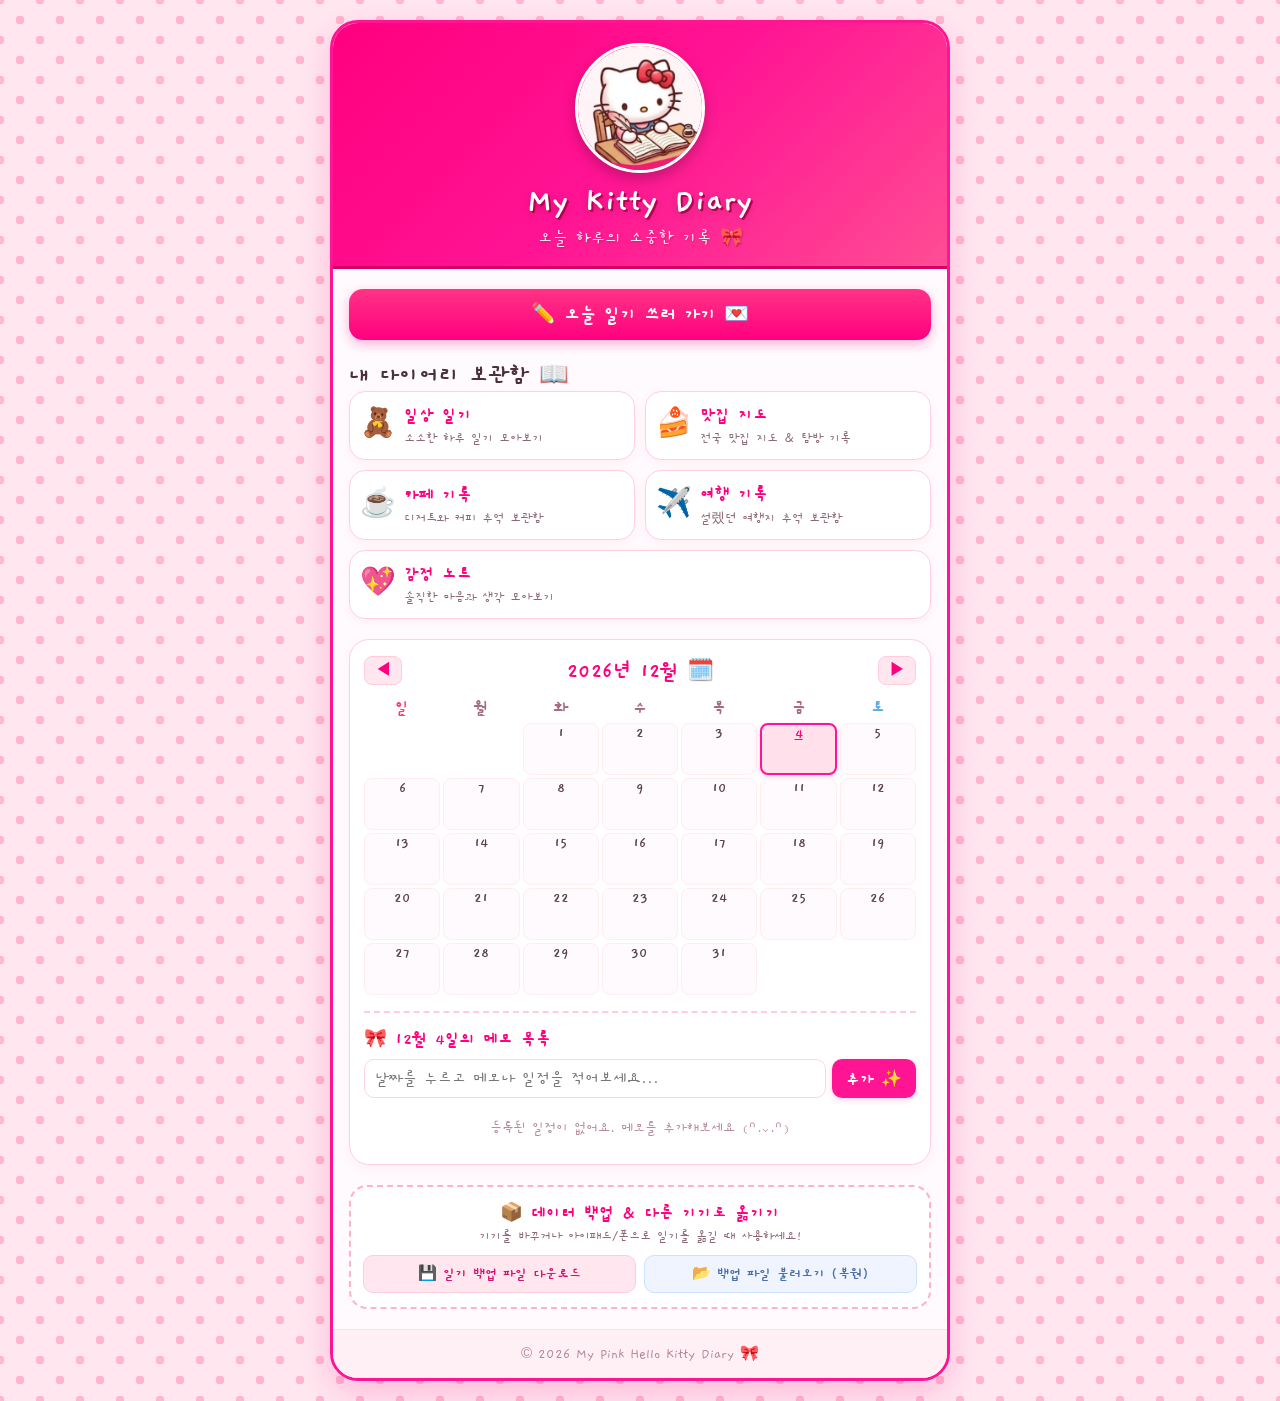
<file: index.html>
<!DOCTYPE html>
<html lang="ko">
<head>
  <meta charset="UTF-8">
  <meta name="viewport" content="width=device-width, initial-scale=1.0">
  
  <!-- 애플 iOS 홈 화면 아이콘 (루트 및 상대경로 모두 지정) -->
  <link rel="apple-touch-icon" href="/apple-touch-icon.png">
  <link rel="apple-touch-icon-precomposed" href="/apple-touch-icon.png">
  <link rel="icon" type="image/png" href="/img/kitty.png">
  
  <meta name="apple-mobile-web-app-capable" content="yes">
  <meta name="apple-mobile-web-app-status-bar-style" content="default">
  <meta name="apple-mobile-web-app-title" content="키티다이어리">
  
  <title>키티 다이어리 🎀</title>
  
  <script>
    // 페이지 로드 완료 후 자연스럽게 이동
    window.location.replace("html/home.html");
  </script>
</head>
<body>
</body>
</html>
</file>
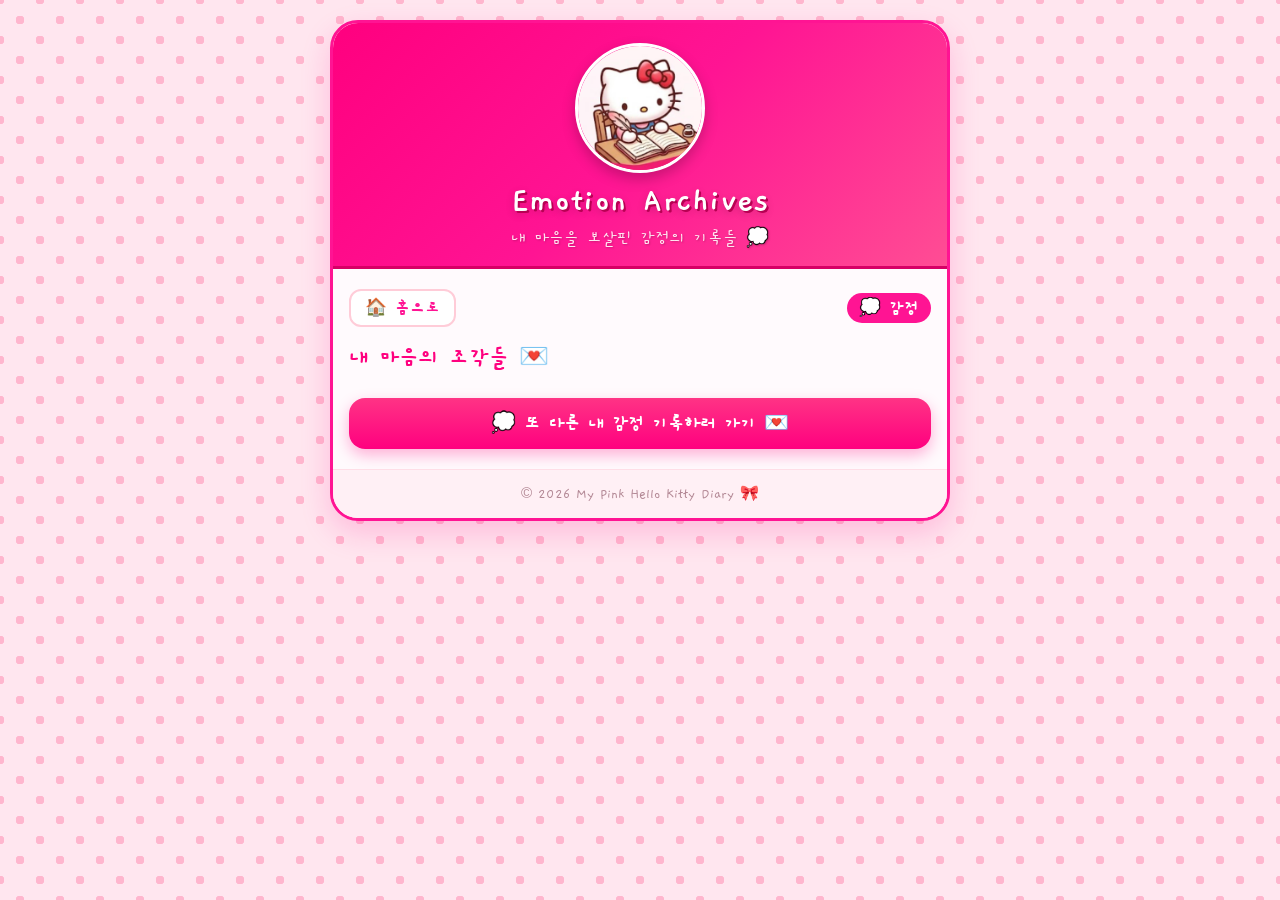
<file: html/emotion-list.html>
<!DOCTYPE html>
<html lang="ko">
<head>
  <meta charset="UTF-8">
  <meta name="viewport" content="width=device-width, initial-scale=1.0">
  <title>감정 기록 보관함 💭</title>
  <link rel="preconnect" href="https://fonts.googleapis.com">
  <link rel="preconnect" href="https://fonts.gstatic.com" crossorigin>
  <link href="https://fonts.googleapis.com/css2?family=Gaegu:wght@400;700&display=swap" rel="stylesheet">
  <link rel="stylesheet" href="../css/style.css">
  <link rel="stylesheet" href="../css/diary.css">
  <link rel="stylesheet" href="../css/emotion.css">
</head>
<body>
  <div class="diary-wrapper">
    <header class="diary-header">
      <div class="kitty-img-container">
        <img src="../img/kitty.png" alt="일기 쓰는 헬로키티" class="kitty-writing-img">
      </div>
      <div class="header-text">
        <h1>Emotion Archives</h1>
        <p class="subtitle">내 마음을 보살핀 감정의 기록들 💭</p>
      </div>
    </header>

    <main class="diary-content">
      <div class="nav-top-row">
        <a href="home.html" class="back-home-btn">🏠 홈으로</a>
        <span class="badge">💭 감정</span>
      </div>

      <div class="list-header-row">
        <h2 class="list-title">내 마음의 조각들 💌</h2>
      </div>

      <!-- 저장된 감정 카드들이 렌더링되는 영역 -->
      <div class="diary-cards-container" id="emotion-cards-container"></div>

      <div class="bottom-write-wrap">
        <a href="emotion.html" class="bottom-new-write-btn">💭 또 다른 내 감정 기록하러 가기 💌</a>
      </div>
    </main>

    <footer class="diary-footer">
      <p>© 2026 My Pink Hello Kitty Diary 🎀</p>
    </footer>
  </div>

  <!-- 감정 상세 보기 모달 -->
  <div class="emotion-modal-overlay" id="emotion-detail-modal">
    <div class="emotion-modal-content">
      <div class="emotion-modal-header">
        <h3>💭 감정 기록 펼쳐보기</h3>
        <button type="button" class="emotion-modal-close-btn" id="emotion-modal-close-btn">✕</button>
      </div>

      <div class="emotion-detail-meta">
        <span id="detail-emotion-date">📅 2026.08.31</span>
        <span class="emotion-badge" id="detail-emotion-badge">감정</span>
      </div>

      <h2 class="emotion-detail-title" id="detail-emotion-title">제목</h2>

      <div class="emotion-box-section">
        <span class="emotion-box-title">🔍 이런 감정이 든 이유</span>
        <p class="emotion-box-text" id="detail-emotion-reason"></p>
      </div>

      <div class="emotion-box-section">
        <span class="emotion-box-title">🎀 나에게 건넨 따뜻한 한마디</span>
        <p class="emotion-box-text" id="detail-emotion-comfort"></p>
      </div>

      <div class="emotion-modal-actions">
        <button type="button" class="emotion-detail-delete-btn" id="detail-emotion-delete-btn">일기 삭제 🗑️</button>
      </div>
    </div>
  </div>

  <script src="../js/emotion.js"></script>
</body>
</html>
</file>
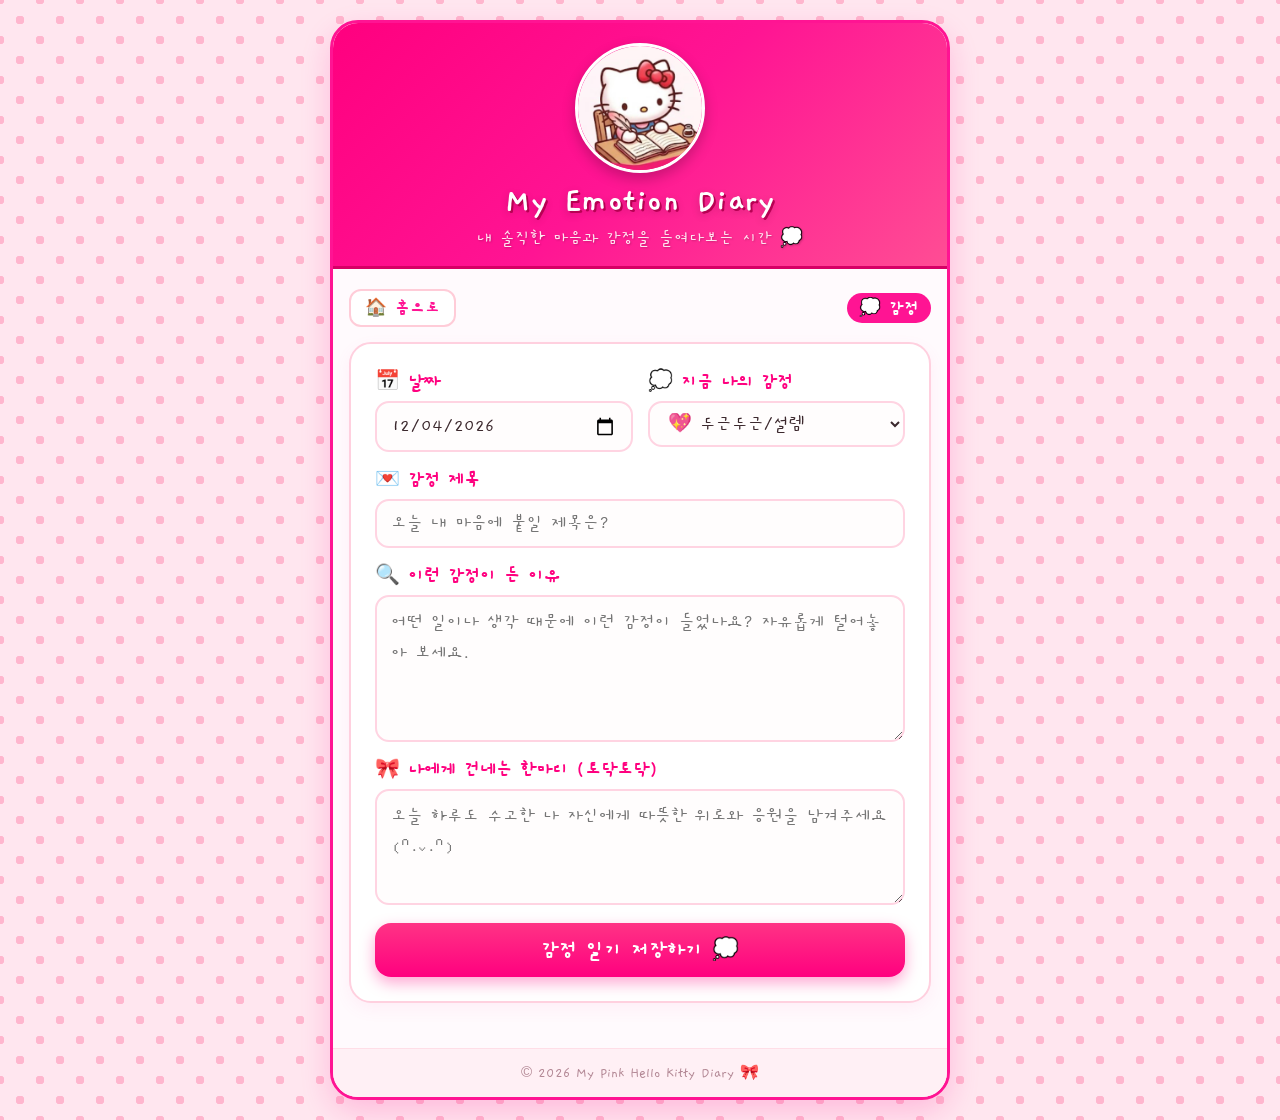
<file: html/emotion.html>
<!DOCTYPE html>
<html lang="ko">
<head>
  <meta charset="UTF-8">
  <meta name="viewport" content="width=device-width, initial-scale=1.0">
  <title>감정 다이어리 💭</title>
  <link rel="preconnect" href="https://fonts.googleapis.com">
  <link rel="preconnect" href="https://fonts.gstatic.com" crossorigin>
  <link href="https://fonts.googleapis.com/css2?family=Gaegu:wght@400;700&display=swap" rel="stylesheet">
  <link rel="stylesheet" href="../css/style.css">
  <link rel="stylesheet" href="../css/diary.css">
  <link rel="stylesheet" href="../css/emotion.css">
</head>
<body>
  <div class="diary-wrapper">
    <header class="diary-header">
      <div class="kitty-img-container">
        <img src="../img/kitty.png" alt="일기 쓰는 헬로키티" class="kitty-writing-img">
      </div>
      <div class="header-text">
        <h1>My Emotion Diary</h1>
        <p class="subtitle">내 솔직한 마음과 감정을 들여다보는 시간 💭</p>
      </div>
    </header>

    <main class="diary-content">
      <div class="nav-top-row">
        <a href="home.html" class="back-home-btn">🏠 홈으로</a>
        <span class="badge">💭 감정</span>
      </div>

      <section class="diary-form-card">
        <div class="date-mood-row">
          <div class="input-group">
            <label for="emotion-date">📅 날짜</label>
            <input type="date" id="emotion-date" value="2026-08-31">
          </div>
          <div class="input-group">
            <label for="emotion-select">💭 지금 나의 감정</label>
            <select id="emotion-select">
              <option>💖 두근두근/설렘</option>
              <option>😊 뿌듯함/행복</option>
              <option>🥺 울적함/속상함</option>
              <option>😠 화남/답답함</option>
              <option>🧘 평온함/차분함</option>
            </select>
          </div>
        </div>

        <div class="input-group">
          <label for="emotion-title">💌 감정 제목</label>
          <input type="text" id="emotion-title" placeholder="오늘 내 마음에 붙일 제목은?">
        </div>

        <div class="input-group">
          <label for="emotion-reason">🔍 이런 감정이 든 이유</label>
          <textarea id="emotion-reason" rows="4" placeholder="어떤 일이나 생각 때문에 이런 감정이 들었나요? 자유롭게 털어놓아 보세요."></textarea>
        </div>

        <div class="input-group">
          <label for="emotion-comfort">🎀 나에게 건네는 한마디 (토닥토닥)</label>
          <textarea id="emotion-comfort" rows="3" placeholder="오늘 하루도 수고한 나 자신에게 따뜻한 위로와 응원을 남겨주세요 ₍ᐢ.ˬ.ᐢ₎"></textarea>
        </div>

        <button type="button" class="save-btn" id="save-emotion-btn">감정 일기 저장하기 💭</button>
      </section>
    </main>

    <footer class="diary-footer">
      <p>© 2026 My Pink Hello Kitty Diary 🎀</p>
    </footer>
  </div>

  <script src="../js/utils.js"></script>
  <script src="../js/emotion.js"></script>
</body>
</html>
</file>
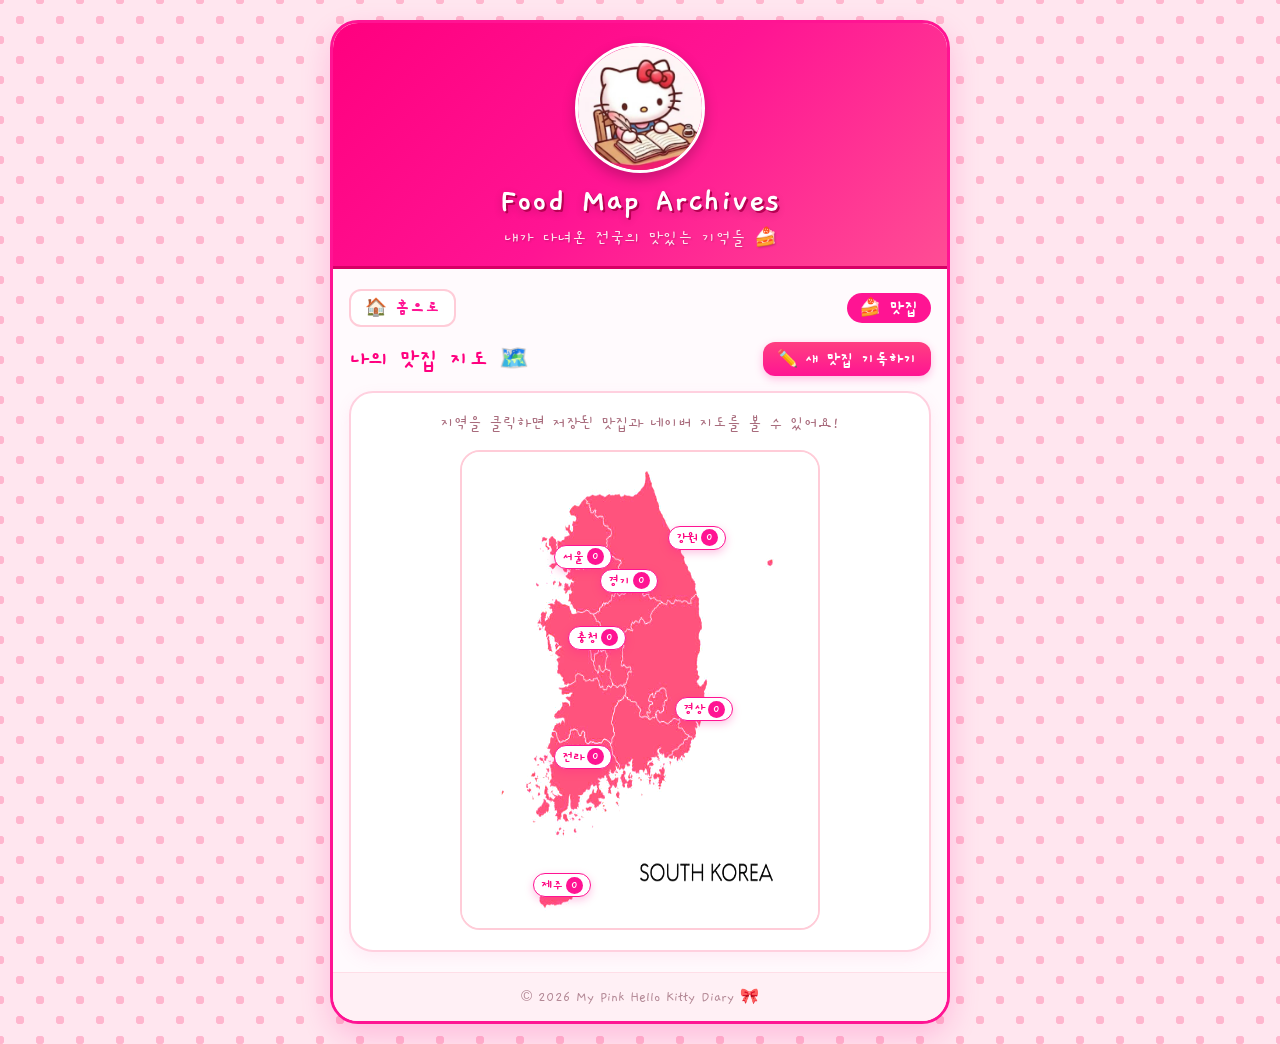
<file: html/food-list.html>
<!DOCTYPE html>
<html lang="ko">
<head>
  <meta charset="UTF-8">
  <meta name="viewport" content="width=device-width, initial-scale=1.0">
  <title>맛집 지도 보관함 🍰</title>
  <link rel="preconnect" href="https://fonts.googleapis.com">
  <link rel="preconnect" href="https://fonts.gstatic.com" crossorigin>
  <link href="https://fonts.googleapis.com/css2?family=Gaegu:wght@400;700&display=swap" rel="stylesheet">
  <link rel="stylesheet" href="../css/style.css">
  <link rel="stylesheet" href="../css/diary.css">
  <link rel="stylesheet" href="../css/food.css">
  <style>
    .list-header-row {
      display: flex;
      justify-content: space-between;
      align-items: center;
      margin-bottom: 15px;
    }
    .map-section-card {
      margin-top: 10px; /* 작성 폼이 없으므로 상단 여백 조절 */
    }
  </style>
</head>
<body>

  <div class="diary-wrapper">
    <header class="diary-header">
      <div class="kitty-img-container">
        <img src="../img/kitty.png" alt="일기 쓰는 헬로키티" class="kitty-writing-img">
      </div>
      <div class="header-text">
        <h1>Food Map Archives</h1>
        <p class="subtitle">내가 다녀온 전국의 맛있는 기억들 🍰</p>
      </div>
    </header>

    <main class="diary-content">
      <div class="nav-top-row">
        <a href="home.html" class="back-home-btn">🏠 홈으로</a>
        <span class="badge">🍰 맛집</span>
      </div>

      <!-- 상단 제목 & 새 기록 작성 이동 버튼 -->
      <div class="list-header-row">
        <h2 class="list-title">나의 맛집 지도 🗺️</h2>
        <a href="food.html" class="new-write-btn">✏️ 새 맛집 기록하기</a>
      </div>

      <!-- 전국 맛집 지도 섹션 -->
      <section class="map-section-card">
        <p class="map-subtitle">지역을 클릭하면 저장된 맛집과 네이버 지도를 볼 수 있어요!</p>

        <div class="korea-map-wrapper">
          <img src="../img/korea.jpg" alt="대한민국 지도" class="korea-img-bg">

          <!-- 지역 핀 & 개수 뱃지 -->
          <div class="region-pin" id="pin-seoul" onclick="showRegionDetails('seoul')">
            <div class="region-bubble">서울 <span class="region-count" id="count-seoul">0</span></div>
          </div>
          <div class="region-pin" id="pin-gyeonggi" onclick="showRegionDetails('gyeonggi')">
            <div class="region-bubble">경기 <span class="region-count" id="count-gyeonggi">0</span></div>
          </div>
          <div class="region-pin" id="pin-gangwon" onclick="showRegionDetails('gangwon')">
            <div class="region-bubble">강원 <span class="region-count" id="count-gangwon">0</span></div>
          </div>
          <div class="region-pin" id="pin-chungcheong" onclick="showRegionDetails('chungcheong')">
            <div class="region-bubble">충청 <span class="region-count" id="count-chungcheong">0</span></div>
          </div>
          <div class="region-pin" id="pin-gyeongsang" onclick="showRegionDetails('gyeongsang')">
            <div class="region-bubble">경상 <span class="region-count" id="count-gyeongsang">0</span></div>
          </div>
          <div class="region-pin" id="pin-jeolla" onclick="showRegionDetails('jeolla')">
            <div class="region-bubble">전라 <span class="region-count" id="count-jeolla">0</span></div>
          </div>
          <div class="region-pin" id="pin-jeju" onclick="showRegionDetails('jeju')">
            <div class="region-bubble">제주 <span class="region-count" id="count-jeju">0</span></div>
          </div>
        </div>

        <!-- 지역 클릭 시 열리는 상세 목록 박스 -->
        <div class="region-detail-box" id="region-detail-box">
          <div class="region-detail-header">
            <h3 id="selected-region-title">📍 지역 맛집 목록</h3>
            <button class="region-close-btn" onclick="closeRegionDetails()">✕</button>
          </div>
          <ul class="region-restaurant-list" id="region-restaurant-list"></ul>
        </div>
      </section>

    </main>

    <footer class="diary-footer">
      <p>© 2026 My Pink Hello Kitty Diary 🎀</p>
    </footer>
  </div>

  <script src="../js/food.js"></script>
</body>
</html>
</file>
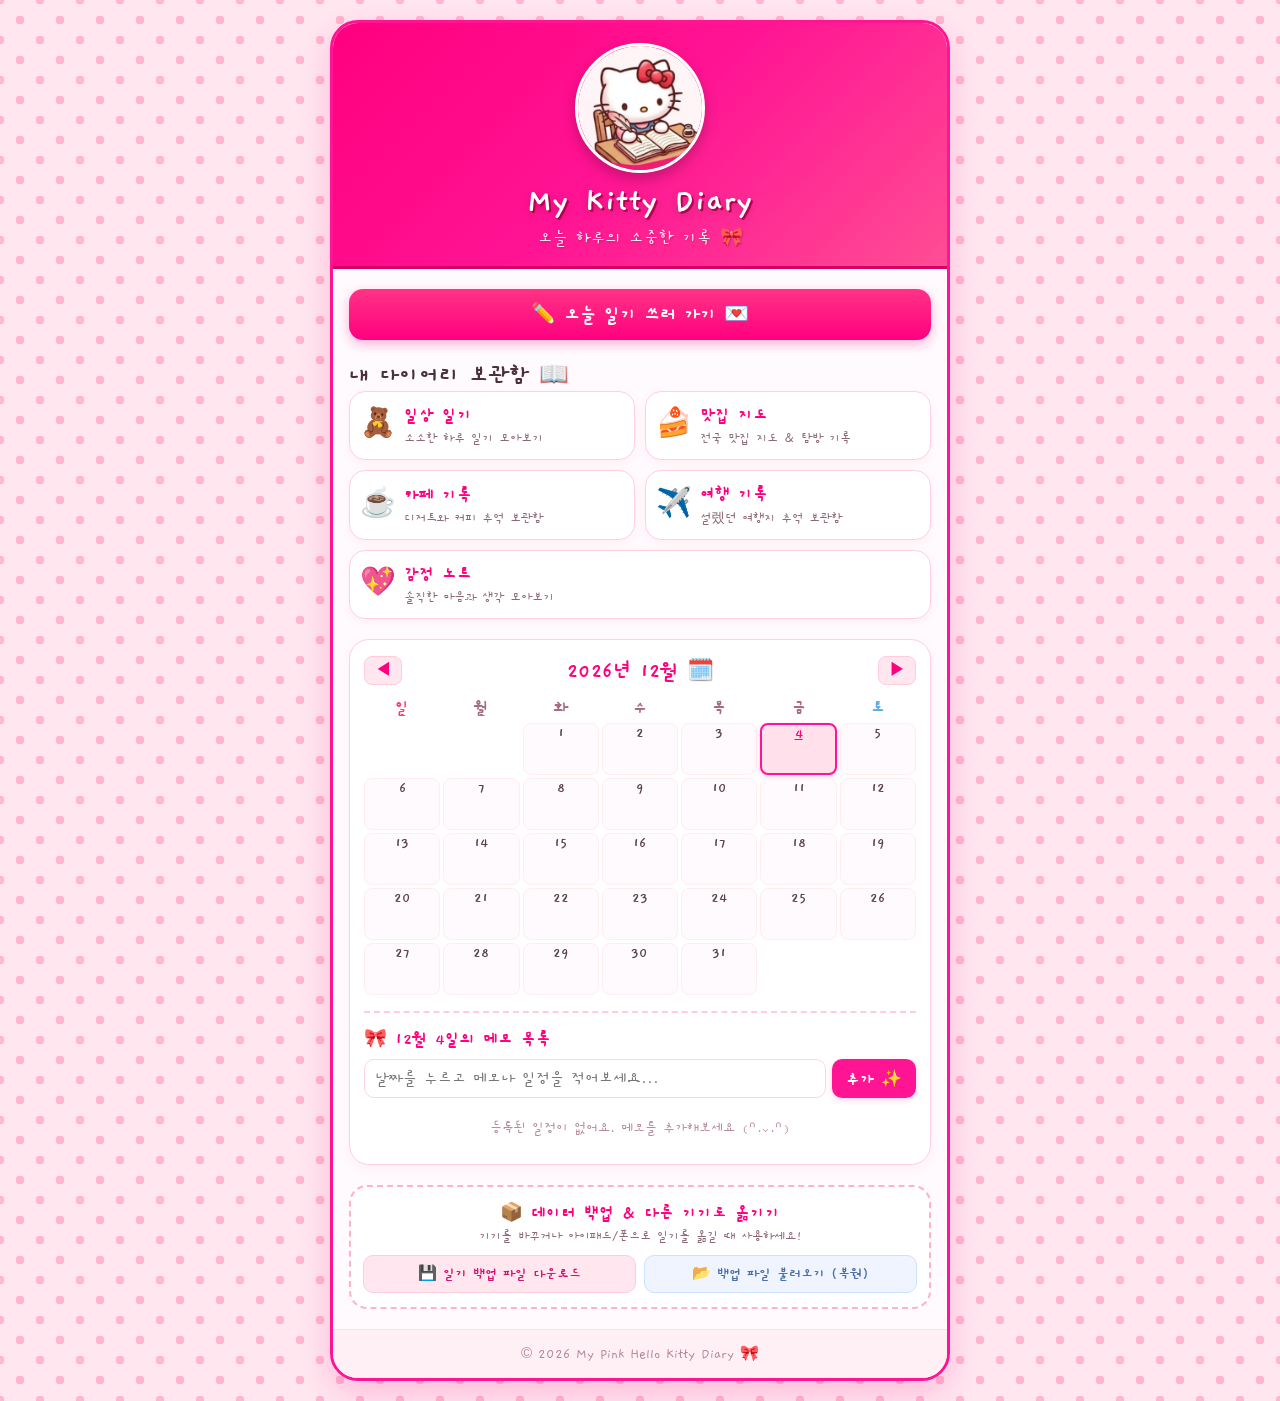
<file: html/home.html>
<!DOCTYPE html>
<html lang="ko">
<head>
  <meta charset="UTF-8">
  <meta name="viewport" content="width=device-width, initial-scale=1.0">
  <title>My Kitty Diary - Home</title>
  <link rel="preconnect" href="https://fonts.googleapis.com">
  <link rel="preconnect" href="https://fonts.gstatic.com" crossorigin>
  <link href="https://fonts.googleapis.com/css2?family=Gaegu:wght@400;700&display=swap" rel="stylesheet">
  <link rel="stylesheet" href="../css/style.css">
  <link rel="stylesheet" href="../css/home.css">

  <link rel="apple-touch-icon" href="../apple-touch-icon.png">
  <link rel="apple-touch-icon-precomposed" href="../apple-touch-icon.png">
  <link rel="icon" type="image/png" href="../img/kitty.png">
  <meta name="apple-mobile-web-app-capable" content="yes">
  <meta name="apple-mobile-web-app-status-bar-style" content="default">
  <meta name="apple-mobile-web-app-title" content="키티다이어리">
</head>
<body>

  <div class="diary-wrapper">
    <header class="diary-header">
      <div class="kitty-img-container">
        <img src="../img/kitty.png" alt="일기 쓰는 헬로키티" class="kitty-writing-img">
      </div>
      <div class="header-text">
        <h1>My Kitty Diary</h1>
        <p class="subtitle">오늘 하루의 소중한 기록 🎀</p>
      </div>
    </header>

    <main class="diary-content">
      <!-- 오늘 일기 작성 팝업 버튼 -->
      <button type="button" class="write-entry-btn" id="open-category-modal">✏️ 오늘 일기 쓰러 가기 💌</button>

      <!-- 카테고리별 보관함 영역 -->
      <section class="diary-list-section">
        <h2>내 다이어리 보관함 📖</h2>
        <div class="category-grid">
          <a href="daily-list.html" class="category-card">
            <span class="cat-icon">🧸</span>
            <div class="cat-text-wrap">
              <div class="cat-name-row">
                <span class="cat-name">일상 일기</span>
              </div>
              <span class="cat-desc">소소한 하루 일기 모아보기</span>
            </div>
          </a>

          <a href="food-list.html" class="category-card">
            <span class="cat-icon">🍰</span>
            <div class="cat-text-wrap">
              <div class="cat-name-row">
                <span class="cat-name">맛집 지도</span>
              </div>
              <span class="cat-desc">전국 맛집 지도 & 탐방 기록</span>
            </div>
          </a>

          <a href="cafe-list.html" class="category-card">
            <span class="cat-icon">☕</span>
            <div class="cat-text-wrap">
              <div class="cat-name-row">
                <span class="cat-name">카페 기록</span>
              </div>
              <span class="cat-desc">디저트와 커피 추억 보관함</span>
            </div>
          </a>

          <a href="travel-list.html" class="category-card">
            <span class="cat-icon">✈️</span>
            <div class="cat-text-wrap">
              <div class="cat-name-row">
                <span class="cat-name">여행 기록</span>
              </div>
              <span class="cat-desc">설렜던 여행지 추억 보관함</span>
            </div>
          </a>

          <a href="emotion-list.html" class="category-card">
            <span class="cat-icon">💖</span>
            <div class="cat-text-wrap">
              <div class="cat-name-row">
                <span class="cat-name">감정 노트</span>
              </div>
              <span class="cat-desc">솔직한 마음과 생각 모아보기</span>
            </div>
          </a>
        </div>
      </section>

      <!-- ─── 인터랙티브 동적 캘린더 섹션 ─── -->
      <section class="calendar-section-card">
        <div class="calendar-header">
          <button type="button" class="calendar-nav-btn" id="prev-month-btn">◀</button>
          <h3 id="cal-month-title">2026년 8월 🗓️</h3>
          <button type="button" class="calendar-nav-btn" id="next-month-btn">▶</button>
        </div>

        <!-- 요일 헤더 -->
        <div class="calendar-weekdays">
          <div class="cal-day-name sun">일</div>
          <div class="cal-day-name">월</div>
          <div class="cal-day-name">화</div>
          <div class="cal-day-name">수</div>
          <div class="cal-day-name">목</div>
          <div class="cal-day-name">금</div>
          <div class="cal-day-name sat">토</div>
        </div>

        <!-- 자바스크립트로 날짜가 채워지는 그리드 -->
        <div class="calendar-grid" id="cal-dates-grid"></div>

        <!-- 선택된 날짜의 일정 입력 & 리스트 -->
        <div class="schedule-box">
          <h4 id="selected-date-label">🎀 선택한 날짜의 메모 목록</h4>
          
          <div class="schedule-input-row">
            <input type="text" id="schedule-input" placeholder="날짜를 누르고 메모나 일정을 적어보세요...">
            <button type="button" class="schedule-add-btn" id="schedule-add-btn">추가 ✨</button>
          </div>

          <ul class="schedule-list" id="schedule-list"></ul>
        </div>
      </section>

      <section class="backup-section-card">
        <h4>📦 데이터 백업 & 다른 기기로 옮기기</h4>
        <p class="backup-desc">기기를 바꾸거나 아이패드/폰으로 일기를 옮길 때 사용하세요!</p>
        
        <div class="backup-btn-row">
          <button type="button" class="backup-btn export-btn" id="export-backup-btn">
            💾 일기 백업 파일 다운로드
          </button>
          
          <button type="button" class="backup-btn import-btn" id="import-trigger-btn">
            📂 백업 파일 불러오기 (복원)
          </button>
          <input type="file" id="import-file-input" accept=".json" style="display: none;">
        </div>
      </section>
    </main>

    <footer class="diary-footer">
      <p>© 2026 My Pink Hello Kitty Diary 🎀</p>
    </footer>
  </div>

  <!-- ─── 1. 카테고리 선택 모달 팝업 ─── -->
  <div class="modal-overlay" id="category-modal">
    <div class="modal-content">
      <div class="modal-header">
        <h3>🎀 어떤 일기를 쓸까요?</h3>
        <button type="button" class="modal-close-btn" id="close-category-modal">✕</button>
      </div>
      <div class="modal-category-list">
        <a href="daily.html" class="modal-cat-item">
          <span class="modal-cat-icon">🧸</span>
          <span class="modal-cat-title">일상 일기</span>
          <span class="modal-cat-sub">소소한 하루 쓰기 ›</span>
        </a>
        <a href="food.html" class="modal-cat-item">
          <span class="modal-cat-icon">🍰</span>
          <span class="modal-cat-title">맛집 일기</span>
          <span class="modal-cat-sub">식당 & 지도 기록 ›</span>
        </a>
        <a href="cafe.html" class="modal-cat-item">
          <span class="modal-cat-icon">☕</span>
          <span class="modal-cat-title">카페 일기</span>
          <span class="modal-cat-sub">커피 & 디저트 쓰기 ›</span>
        </a>
        <a href="travel.html" class="modal-cat-item">
          <span class="modal-cat-icon">✈️</span>
          <span class="modal-cat-title">여행 일기</span>
          <span class="modal-cat-sub">여행의 추억 남기기 ›</span>
        </a>
        <a href="emotion.html" class="modal-cat-item">
          <span class="modal-cat-icon">💖</span>
          <span class="modal-cat-title">감정 일기</span>
          <span class="modal-cat-sub">솔직한 마음 털어놓기 ›</span>
        </a>
      </div>
    </div>
  </div>

  <!-- ─── 2. 달력 일정 상세 확인 모달 팝업 ─── -->
  <div class="modal-overlay" id="event-detail-modal">
    <div class="modal-content detail-modal-content">
      <div class="modal-header">
        <h3 id="detail-date">📅 일정 상세</h3>
        <button type="button" class="modal-close-btn" id="close-detail-modal-btn">✕</button>
      </div>
      <div class="detail-body-box">
        <div class="detail-icon">🎀</div>
        <p class="detail-text" id="detail-text"></p>
      </div>
      <div class="detail-footer-actions">
        <button type="button" class="detail-delete-btn" id="detail-delete-btn">일정 삭제 🗑️</button>
      </div>
    </div>
  </div>

  <script src="../js/home.js"></script>
</body>
</html>
</file>
<file: css/style.css>
* {
  margin: 0;
  padding: 0;
  box-sizing: border-box;
  font-family: 'Gaegu', cursive, sans-serif;
}

/* 모든 링크 태그의 기본 파란색 및 밑줄 제거 */
a {
  text-decoration: none;
  color: inherit;
}

body {
  background-color: #ffe6ef;
  background-image: radial-gradient(#ffb6ce 15%, transparent 16%), radial-gradient(#ffb6ce 15%, transparent 16%);
  background-size: 40px 40px;
  background-position: 0 0, 20px 20px;
  color: #4a3038;
  min-height: 100vh;
  padding: 20px 10px; /* 모바일 좌우 여백 최적화 */
  display: flex;
  justify-content: center;
  align-items: flex-start;
  overflow-x: hidden; /* 가로 스크롤 방지 */
}

.diary-wrapper {
  width: 100%;
  max-width: 620px; /* 아이패드/PC 적정 너비 */
  background-color: #ffffff;
  border-radius: 28px;
  box-shadow: 0 12px 30px rgba(255, 20, 147, 0.2);
  border: 3.5px solid #ff1493;
  overflow: hidden;
  box-sizing: border-box;
}

.diary-header {
  background: linear-gradient(135deg, #ff007f 0%, #ff1493 50%, #ff4d94 100%);
  padding: 20px 15px 16px;
  text-align: center;
  border-bottom: 3.5px solid #d60065;
}

.kitty-img-container {
  display: flex;
  justify-content: center;
  margin-bottom: 6px;
}

.kitty-writing-img {
  width: 130px;
  height: 130px;
  object-fit: cover;
  border-radius: 50%;
  border: 3.5px solid #ffffff;
  box-shadow: 0 6px 14px rgba(0, 0, 0, 0.22);
  background-color: #fffaf0;
  animation: float-kitty 3s ease-in-out infinite alternate;
}

@keyframes float-kitty {
  0% { transform: translateY(0); }
  100% { transform: translateY(-4px); }
}

.header-text h1 {
  font-size: 2.2rem;
  color: #ffffff;
  letter-spacing: 0.5px;
  text-shadow: 2px 2px 0px #b80053, 0 3px 8px rgba(0, 0, 0, 0.2);
  margin-top: 4px;
}

.subtitle {
  font-size: 1.15rem;
  color: #ffe6f0;
  margin-top: 3px;
  text-shadow: 1px 1px 2px rgba(0, 0, 0, 0.2);
}

.diary-content {
  padding: 20px 16px; /* 스마트폰에서도 여백이 넉넉하도록 축소 */
  background-color: #fffafd;
  box-sizing: border-box;
  width: 100%;
}

.diary-footer {
  text-align: center;
  padding: 14px;
  font-size: 0.95rem;
  color: #b38895;
  background-color: #fff0f5;
  border-top: 1px solid #ffdee7;
}

/* 모바일 전용 미세조정 */
@media (max-width: 480px) {
  body {
    padding: 10px 6px;
  }
  .diary-wrapper {
    border-radius: 20px;
    border-width: 3px;
  }
  .kitty-writing-img {
    width: 110px;
    height: 110px;
  }
  .header-text h1 {
    font-size: 1.9rem;
  }
  .diary-content {
    padding: 16px 12px;
  }
}
</file>
<file: css/diary.css>
.nav-top-row {
    display: flex;
    justify-content: space-between;
    align-items: center;
    margin-bottom: 15px;
  }
  
  .back-home-btn {
    text-decoration: none;
    background-color: #ffffff;
    color: #ff1493;
    border: 2px solid #ffccd8;
    padding: 6px 14px;
    border-radius: 12px;
    font-weight: 700;
    font-size: 1.1rem;
    transition: all 0.2s ease;
  }
  
  .back-home-btn:hover {
    background-color: #ff1493;
    color: #ffffff;
  }
  
  .badge {
    background-color: #ff1493;
    color: white;
    padding: 4px 12px;
    border-radius: 20px;
    font-weight: bold;
    font-size: 1.1rem;
  }
  
  .diary-form-card {
    background-color: #ffffff;
    border-radius: 22px;
    padding: 24px;
    border: 2px solid #ffd0df;
    box-shadow: 0 6px 16px rgba(255, 105, 180, 0.08);
    margin-bottom: 25px;
  }
  
  .date-mood-row {
    display: flex;
    gap: 15px;
  }
  
  .input-group {
    display: flex;
    flex-direction: column;
    gap: 6px;
    flex: 1;
    margin-bottom: 14px;
  }
  
  .input-group label {
    font-size: 1.25rem;
    font-weight: 700;
    color: #ff007f;
  }
  
  .input-group input,
  .input-group select,
  .input-group textarea {
    width: 100%;
    padding: 10px 14px;
    border-radius: 14px;
    border: 2px solid #ffd4e2;
    background-color: #fffdfd;
    font-size: 1.2rem;
    color: #3b282d;
    outline: none;
    transition: all 0.2s ease;
  }
  
  .input-group input:focus,
  .input-group select:focus,
  .input-group textarea:focus {
    border-color: #ff1493;
    background-color: #ffffff;
    box-shadow: 0 0 0 3px rgba(255, 20, 147, 0.15);
  }
  
  .input-group textarea {
    resize: vertical;
    line-height: 1.6;
  }
  
  .save-btn {
    width: 100%;
    padding: 13px;
    background: linear-gradient(180deg, #ff3385 0%, #ff007f 100%);
    color: #ffffff;
    border: none;
    border-radius: 16px;
    font-size: 1.35rem;
    font-weight: 700;
    cursor: pointer;
    box-shadow: 0 6px 15px rgba(255, 0, 127, 0.35);
    transition: transform 0.1s ease, filter 0.2s ease;
    margin-top: 4px;
  }
  
  .save-btn:hover { filter: brightness(1.08); }
  .save-btn:active { transform: scale(0.98); }
  
  @media (max-width: 520px) {
    .date-mood-row {
      flex-direction: column;
      gap: 0;
    }
  }
</file>
<file: css/emotion.css>
.list-header-row {
  display: flex;
  justify-content: space-between;
  align-items: center;
  margin-bottom: 18px;
}
.list-title { font-size: 1.5rem; color: #ff007f; }

.bottom-write-wrap { margin-top: 25px; text-align: center; }
.bottom-new-write-btn {
  display: block; width: 100%; text-decoration: none !important;
  background: linear-gradient(180deg, #ff3385 0%, #ff007f 100%);
  color: #ffffff !important; padding: 12px; border-radius: 16px;
  font-size: 1.25rem; font-weight: 700; box-shadow: 0 6px 15px rgba(255, 0, 127, 0.3);
  transition: all 0.2s ease;
}
.bottom-new-write-btn:hover { filter: brightness(1.08); transform: translateY(-1px); }

/* 감정 카드 */
.emotion-entry-card {
  position: relative; display: flex; flex-direction: column; gap: 8px;
  cursor: pointer; transition: transform 0.2s ease;
}
.emotion-entry-card:hover { transform: translateY(-2px); }
.emotion-card-header { display: flex; justify-content: space-between; align-items: center; font-size: 1.05rem; color: #a86b7c; }
.emotion-badge { background-color: #ffe6ef; color: #ff007f; border: 1.5px solid #ffccd9; padding: 3px 10px; border-radius: 12px; font-weight: 700; font-size: 1rem; }
.emotion-card-info { min-width: 0; }
.emotion-card-title { font-size: 1.35rem; color: #d11271; margin-bottom: 4px; white-space: nowrap; overflow: hidden; text-overflow: ellipsis; }
.emotion-card-preview { font-size: 1.05rem; color: #694a53; line-height: 1.4; display: -webkit-box; -webkit-line-clamp: 2; -webkit-box-orient: vertical; overflow: hidden; }

/* 감정 상세 모달 */
.emotion-modal-overlay {
  position: fixed; top: 0; left: 0; width: 100vw; height: 100vh;
  background-color: rgba(74, 48, 56, 0.45); backdrop-filter: blur(3px);
  display: none; justify-content: center; align-items: center; z-index: 100; padding: 20px;
}
.emotion-modal-content {
  background-color: #ffffff; border-radius: 26px; border: 4px solid #ff1493;
  box-shadow: 0 16px 36px rgba(255, 20, 147, 0.3); width: 100%; max-width: 480px;
  max-height: 85vh; overflow-y: auto; padding: 22px 20px;
  animation: modal-pop 0.25s cubic-bezier(0.175, 0.885, 0.32, 1.275);
}
.emotion-modal-header { display: flex; justify-content: space-between; align-items: center; border-bottom: 2px dashed #ffd0df; padding-bottom: 10px; margin-bottom: 14px; }
.emotion-modal-header h3 { font-size: 1.45rem; color: #ff007f; margin: 0; }
.emotion-modal-close-btn { background: none; border: none; font-size: 1.4rem; color: #a86b7c; cursor: pointer; }
.emotion-modal-close-btn:hover { color: #ff007f; }

.emotion-detail-meta { display: flex; justify-content: space-between; font-size: 1.05rem; color: #a86b7c; margin-bottom: 10px; }
.emotion-detail-title { font-size: 1.45rem; color: #d11271; font-weight: 700; margin-bottom: 14px; }

.emotion-box-section {
  background-color: #fff9fb; border: 1.5px solid #ffedf2; border-radius: 14px;
  padding: 12px; margin-bottom: 12px;
}
.emotion-box-title { font-size: 1.1rem; color: #ff007f; font-weight: 700; margin-bottom: 6px; display: block; }
.emotion-box-text { font-size: 1.15rem; color: #4a343a; line-height: 1.5; white-space: pre-wrap; margin: 0; }

.emotion-modal-actions { display: flex; justify-content: flex-end; margin-top: 14px; }
.emotion-detail-delete-btn { background-color: #ffe6ef; color: #ff007f; border: 1.5px solid #ffccd9; padding: 6px 14px; border-radius: 10px; font-size: 1.05rem; font-weight: 700; cursor: pointer; }
.emotion-detail-delete-btn:hover { background-color: #ff007f; color: #ffffff; }
</file>
<file: css/food.css>
/* ─── 맛집 목록 상단 헤더 & 작성 버튼 ─── */
.list-header-row {
  display: flex;
  justify-content: space-between;
  align-items: center;
  margin-bottom: 15px;
}

.list-title {
  font-size: 1.5rem;
  color: #ff007f;
}

.new-write-btn {
  display: inline-flex;
  align-items: center;
  justify-content: center;
  text-decoration: none !important;
  background: linear-gradient(180deg, #ff4081 0%, #ff1493 100%);
  color: #ffffff !important;
  padding: 6px 14px;
  border-radius: 12px;
  font-weight: 700;
  font-size: 1.05rem;
  box-shadow: 0 3px 8px rgba(255, 20, 147, 0.25);
  transition: all 0.2s ease;
}

.new-write-btn:hover {
  filter: brightness(1.08);
  transform: translateY(-1px);
}

/* ─── 사진 업로드 ─── */
.photo-upload-container {
  border: 2px dashed #ffb3c6;
  background-color: #fffdfd;
  border-radius: 14px;
  padding: 16px;
  text-align: center;
  cursor: pointer;
  display: flex;
  flex-direction: column;
  align-items: center;
  justify-content: center;
  gap: 6px;
  transition: all 0.2s ease;
}

.photo-upload-container:hover {
  background-color: #fff0f5;
  border-color: #ff1493;
}

.file-input-hidden { display: none; }
.upload-icon { font-size: 2rem; }
.upload-hint { font-size: 1rem; color: #a86b7c; }

.preview-box {
  display: none;
  width: 100%;
  max-height: 240px;
  overflow: hidden;
  border-radius: 12px;
  margin-top: 10px;
  border: 2px solid #ffccd9;
  position: relative;
}

.preview-img {
  width: 100%;
  height: 220px;
  object-fit: cover;
  display: block;
}

.remove-photo-btn {
  position: absolute;
  top: 8px;
  right: 8px;
  background: rgba(255, 20, 147, 0.85);
  color: #ffffff;
  border: none;
  border-radius: 50%;
  width: 28px;
  height: 28px;
  font-size: 1rem;
  cursor: pointer;
  font-weight: bold;
}

/* ─── 핫핑크 한국 맛집 지도 영역 (비율 고정 반응형) ─── */
.map-section-card {
  background-color: #ffffff;
  border-radius: 24px;
  padding: 20px 16px;
  border: 2px solid #ffd0df;
  box-shadow: 0 6px 16px rgba(255, 105, 180, 0.1);
  margin-top: 15px;
  box-sizing: border-box;
  width: 100%;
}

.map-section-card h2 {
  font-size: 1.45rem;
  color: #ff007f;
  text-align: center;
  margin-bottom: 4px;
}

.map-subtitle {
  text-align: center;
  color: #a86b7c;
  font-size: 1.05rem;
  margin-bottom: 16px;
}

/* 지도 컨테이너: 종횡비(가로 3: 세로 4 비율)를 완벽하게 유지하도록 설정 */
.korea-map-wrapper {
  position: relative;
  width: 100%;
  max-width: 360px; /* 적정 최대 너비 */
  aspect-ratio: 3 / 4; /* 모바일/PC 상관없이 항상 동일한 비율 유지 */
  margin: 0 auto;
  background-color: #ffffff;
  border-radius: 20px;
  border: 2px solid #ffccd8;
  overflow: hidden;
  box-sizing: border-box;
}

.korea-img-bg {
  width: 100%;
  height: 100%;
  object-fit: fill; /* 박스 크기에 맞춰 꽉 차게 늘어나므로 핀 좌표와 항상 일치 */
  position: absolute;
  top: 0;
  left: 0;
  filter: hue-rotate(130deg) saturate(2.5) brightness(1.05);
  pointer-events: none;
}

/* ─── 지역 핀 스타일 (모바일에서도 안 찌그러지게 최적화) ─── */
.region-pin {
  position: absolute;
  transform: translate(-50%, -50%);
  display: flex;
  flex-direction: column;
  align-items: center;
  cursor: pointer;
  transition: transform 0.2s ease;
  z-index: 5;
  user-select: none;
  -webkit-tap-highlight-color: transparent;
}

.region-pin:hover,
.region-pin:active {
  transform: translate(-50%, -50%) scale(1.08);
}

.region-bubble {
  background-color: #ffffff;
  border: 1.8px solid #ff1493;
  border-radius: 18px;
  padding: 2px 7px;
  font-size: 0.9rem;
  font-weight: 700;
  color: #ff007f;
  display: flex;
  align-items: center;
  gap: 3px;
  box-shadow: 0 3px 8px rgba(255, 20, 147, 0.25);
  white-space: nowrap;
}

.region-count {
  background-color: #ff1493;
  color: #ffffff;
  border-radius: 50%;
  width: 17px;
  height: 17px;
  display: inline-flex;
  align-items: center;
  justify-content: center;
  font-size: 0.78rem;
  line-height: 1;
}

/* ─── 각 지역별 정확한 핀 좌표 ─── */
#pin-seoul        { top: 22%; left: 34%; }
#pin-gyeonggi     { top: 27%; left: 47%; }
#pin-gangwon      { top: 18%; left: 66%; }
#pin-chungcheong  { top: 39%; left: 38%; }
#pin-gyeongsang   { top: 54%; left: 68%; }
#pin-jeolla       { top: 64%; left: 34%; }
#pin-jeju         { top: 91%; left: 28%; }

/* ─── 지역 클릭 상세 목록 ─── */
.region-detail-box {
  margin-top: 18px;
  background-color: #fffafc;
  border: 1.8px solid #ffd4e2;
  border-radius: 16px;
  padding: 14px;
  display: none;
  box-sizing: border-box;
}

.region-detail-header {
  display: flex;
  justify-content: space-between;
  align-items: center;
  margin-bottom: 10px;
  border-bottom: 2px dashed #ffd0df;
  padding-bottom: 8px;
}

.region-detail-header h3 {
  color: #ff007f;
  font-size: 1.25rem;
  margin: 0;
}

.region-close-btn {
  background: none;
  border: none;
  font-size: 1.2rem;
  color: #a86b7c;
  cursor: pointer;
  padding: 0 4px;
}

.region-restaurant-list {
  list-style: none;
  display: flex;
  flex-direction: column;
  gap: 8px;
  padding: 0;
  margin: 0;
}

.res-item {
  background-color: #ffffff;
  border: 1.2px solid #ffccd9;
  border-left: 4px solid #ff1493;
  border-radius: 10px;
  padding: 9px 12px;
  display: flex;
  justify-content: space-between;
  align-items: center;
  gap: 8px;
  box-sizing: border-box;
}

.res-info {
  flex: 1;
  min-width: 0;
}

.res-info .res-name {
  font-size: 1.15rem;
  font-weight: 700;
  color: #d11271;
  white-space: nowrap;
  overflow: hidden;
  text-overflow: ellipsis;
}

.res-info .res-addr {
  font-size: 0.9rem;
  color: #8c6873;
  white-space: nowrap;
  overflow: hidden;
  text-overflow: ellipsis;
}

.naver-map-btn {
  background-color: #03c75a;
  color: #ffffff !important;
  text-decoration: none !important;
  padding: 5px 9px;
  border-radius: 8px;
  font-size: 0.9rem;
  font-weight: 700;
  display: inline-flex;
  align-items: center;
  gap: 2px;
  white-space: nowrap;
  flex-shrink: 0;
}

.naver-map-btn:hover {
  background-color: #02a34a;
}

@media (max-width: 480px) {
  .region-bubble {
    font-size: 0.82rem;
    padding: 2px 5px;
  }
  .region-count {
    width: 15px;
    height: 15px;
    font-size: 0.72rem;
  }
}
</file>
<file: css/home.css>
/* ─── 카테고리 보관함 그리드 ─── */
.category-grid {
  display: grid;
  grid-template-columns: repeat(2, 1fr);
  gap: 10px;
  margin-bottom: 20px;
}

.category-card:last-child {
  grid-column: span 2;
}

.category-card {
  background-color: #ffffff;
  border: 1.8px solid #ffd0df;
  border-radius: 16px;
  padding: 12px 10px;
  text-align: left;
  text-decoration: none;
  color: inherit;
  box-shadow: 0 3px 8px rgba(255, 105, 180, 0.08);
  transition: all 0.2s ease;
  display: flex;
  align-items: center;
  gap: 8px;
  box-sizing: border-box;
}

.category-card:hover {
  transform: translateY(-2px);
  border-color: #ff1493;
  box-shadow: 0 5px 12px rgba(255, 20, 147, 0.16);
  background-color: #fff9fb;
}

.cat-icon { 
  font-size: 1.8rem; 
  line-height: 1;
  flex-shrink: 0;
}

.cat-text-wrap {
  display: flex;
  flex-direction: column;
  gap: 2px;
  flex: 1;
  min-width: 0; /* 말줄임 보정 */
}

.cat-name-row {
  display: flex;
  align-items: center;
  justify-content: space-between;
  gap: 4px;
}

.cat-name { 
  font-size: 1.15rem; 
  font-weight: 700; 
  color: #ff007f; 
  white-space: nowrap;
}

.cat-count-badge {
  background-color: #ffe6ef;
  color: #ff007f;
  border: 1px solid #ffb3c6;
  border-radius: 8px;
  font-size: 0.8rem;
  font-weight: 700;
  padding: 1px 5px;
  white-space: nowrap;
}

.cat-desc { 
  font-size: 0.88rem; 
  color: #8c6873; 
  white-space: nowrap;
  overflow: hidden;
  text-overflow: ellipsis;
}

/* 새 일기 쓰기 버튼 */
.write-entry-btn {
  display: block;
  width: 100%;
  text-align: center;
  border: none;
  box-sizing: border-box;
  padding: 12px;
  background: linear-gradient(180deg, #ff3385 0%, #ff007f 100%);
  color: #ffffff;
  border-radius: 14px;
  font-size: 1.25rem;
  font-weight: 700;
  cursor: pointer;
  box-shadow: 0 4px 12px rgba(255, 0, 127, 0.3);
  transition: transform 0.1s ease, filter 0.2s ease;
  margin-bottom: 20px;
}

.write-entry-btn:hover { filter: brightness(1.08); }
.write-entry-btn:active { transform: scale(0.98); }

/* 모달 팝업 스타일 */
.modal-overlay {
  position: fixed;
  top: 0;
  left: 0;
  width: 100vw;
  height: 100vh;
  background-color: rgba(74, 48, 56, 0.45);
  backdrop-filter: blur(3px);
  display: none;
  justify-content: center;
  align-items: center;
  z-index: 100;
  padding: 15px;
  box-sizing: border-box;
}

.modal-content {
  background-color: #ffffff;
  border-radius: 22px;
  border: 3.5px solid #ff1493;
  box-shadow: 0 14px 30px rgba(255, 20, 147, 0.3);
  width: 100%;
  max-width: 400px;
  padding: 20px 16px;
  animation: modal-pop 0.25s cubic-bezier(0.175, 0.885, 0.32, 1.275);
  box-sizing: border-box;
}

@keyframes modal-pop {
  0% { transform: scale(0.85); opacity: 0; }
  100% { transform: scale(1); opacity: 1; }
}

.modal-header {
  display: flex;
  justify-content: space-between;
  align-items: center;
  margin-bottom: 12px;
  border-bottom: 2px dashed #ffd0df;
  padding-bottom: 8px;
}

.modal-header h3 {
  font-size: 1.35rem;
  color: #ff007f;
  margin: 0;
}

.modal-close-btn {
  background: none;
  border: none;
  font-size: 1.3rem;
  color: #a86b7c;
  cursor: pointer;
  padding: 0 4px;
}

.modal-category-list {
  display: flex;
  flex-direction: column;
  gap: 8px;
}

.modal-cat-item {
  display: flex;
  align-items: center;
  gap: 10px;
  background-color: #fffafc;
  border: 1.8px solid #ffd4e2;
  border-radius: 12px;
  padding: 9px 12px;
  text-decoration: none;
  color: #4a3038;
  transition: all 0.2s ease;
}

.modal-cat-item:hover {
  background-color: #ffe6ef;
  border-color: #ff1493;
}

.modal-cat-icon { font-size: 1.4rem; }
.modal-cat-title { font-size: 1.15rem; font-weight: 700; color: #ff007f; }
.modal-cat-sub { font-size: 0.9rem; color: #8c6873; margin-left: auto; }

/* ─── 캘린더 반응형 스타일 ─── */
.calendar-section-card {
  background-color: #ffffff;
  border-radius: 20px;
  padding: 16px 14px;
  border: 1.8px solid #ffd0df;
  box-shadow: 0 4px 12px rgba(255, 105, 180, 0.08);
  box-sizing: border-box;
  width: 100%;
}

.calendar-header {
  display: flex;
  justify-content: space-between;
  align-items: center;
  margin-bottom: 12px;
}

.calendar-header h3 { font-size: 1.35rem; color: #ff007f; font-weight: 700; }

.calendar-nav-btn {
  background: #ffe6ef;
  border: 1.5px solid #ffccd9;
  color: #ff007f;
  font-size: 1rem;
  font-weight: 700;
  border-radius: 8px;
  padding: 3px 10px;
  cursor: pointer;
  transition: all 0.2s ease;
}

.calendar-weekdays {
  display: grid;
  grid-template-columns: repeat(7, minmax(0, 1fr));
  gap: 3px;
  margin-bottom: 5px;
}

.cal-day-name { text-align: center; font-size: 1.05rem; font-weight: 700; color: #a86b7c; }
.cal-day-name.sun { color: #ff3b69; }
.cal-day-name.sat { color: #5dade2; }

.calendar-grid {
  display: grid;
  grid-template-columns: repeat(7, minmax(0, 1fr));
  gap: 3px;
  margin-bottom: 16px;
  width: 100%;
}

.cal-date {
  min-height: 52px;
  max-height: 52px;
  display: flex;
  flex-direction: column;
  align-items: center;
  justify-content: flex-start;
  padding: 2px 1px;
  border-radius: 8px;
  cursor: pointer;
  background-color: #fffafd;
  border: 1.2px solid #ffedf2;
  box-sizing: border-box;
  overflow: hidden;
  min-width: 0;
  transition: all 0.15s ease;
}

.cal-date:hover {
  background-color: #ffe6ef;
  border-color: #ffb3c6;
}

.cal-date.empty { 
  background: transparent; 
  border: none; 
  cursor: default; 
}

.date-num { 
  font-size: 0.95rem; 
  color: #594248; 
  font-weight: 700; 
  line-height: 1; 
  margin-bottom: 2px; 
}

.cal-date.today {
  background-color: #fff0f6;
  border-color: #ff8da1;
}
.cal-date.today .date-num {
  color: #ff007f;
  text-decoration: underline;
}

.cal-date.selected {
  background-color: #ffe0eb;
  border: 2px solid #ff1493;
  box-shadow: 0 2px 6px rgba(255, 20, 147, 0.2);
}

.cal-memo {
  width: 96%;
  max-width: 96%;
  display: block;
  background-color: #ffebf2;
  color: #d11271;
  border: 1px solid #ffccd9;
  border-radius: 4px;
  font-size: 0.75rem;
  font-weight: 700;
  line-height: 1.15;
  padding: 1px 1px;
  margin-top: 1px;
  white-space: nowrap;
  overflow: hidden;
  text-overflow: ellipsis;
  text-align: center;
  box-sizing: border-box;
  cursor: pointer;
  letter-spacing: -0.5px;
}

.cal-memo:hover {
  background-color: #ff1493;
  color: #ffffff;
}

.cal-memo-more {
  font-size: 0.7rem;
  color: #ff1493;
  font-weight: 700;
  line-height: 1;
}

/* ─── 선택 날짜 메모 입력창 (삐져나옴 방지 핵심) ─── */
.schedule-box { 
  border-top: 2px dashed #ffccd9; 
  padding-top: 14px; 
  width: 100%;
  box-sizing: border-box;
}

.schedule-box h4 { 
  font-size: 1.15rem; 
  color: #ff007f; 
  margin-bottom: 8px; 
}

/* 입력창 + 추가 버튼 줄: flex-wrap과 min-width:0 처리 */
.schedule-input-row { 
  display: flex; 
  gap: 6px; 
  margin-bottom: 10px; 
  width: 100%;
  box-sizing: border-box;
}

.schedule-input-row input {
  flex: 1; 
  min-width: 0; /* flex 자식이 화면 밖으로 넘치지 않도록 강제 제한 */
  padding: 8px 10px; 
  border-radius: 10px; 
  border: 1.8px solid #ffd4e2; 
  font-size: 1.05rem; 
  outline: none;
  box-sizing: border-box;
}
.schedule-input-row input:focus { border-color: #ff1493; }

.schedule-add-btn {
  flex-shrink: 0; /* 버튼이 줄어들거나 잘리지 않도록 고정 */
  padding: 8px 14px; 
  background: #ff1493; 
  color: #ffffff; 
  border: none; 
  border-radius: 10px; 
  font-size: 1.05rem; 
  font-weight: 700; 
  cursor: pointer;
  box-shadow: 0 2px 6px rgba(255, 20, 147, 0.2);
  white-space: nowrap;
}
.schedule-add-btn:hover { background: #ff007f; }

.schedule-list { 
  list-style: none; 
  display: flex; 
  flex-direction: column; 
  gap: 6px; 
  padding: 0;
  margin: 0;
  width: 100%;
}

.schedule-item {
  display: flex; 
  align-items: center; 
  justify-content: space-between; 
  background-color: #fff5f8; 
  border: 1px solid #ffd4e2; 
  border-left: 4px solid #ff1493; 
  padding: 7px 10px; 
  border-radius: 8px; 
  font-size: 1.05rem;
  box-sizing: border-box;
  width: 100%;
  gap: 6px;
}

.schedule-item-content {
  flex: 1;
  min-width: 0;
  word-break: break-word; /* 긴 텍스트 자동 줄바꿈 */
}

.schedule-item-actions {
  display: flex;
  align-items: center;
  gap: 4px;
  flex-shrink: 0;
}

.view-detail-btn, .delete-btn {
  background: none;
  border: none;
  cursor: pointer;
  font-size: 1rem;
  color: #a86b7c;
  padding: 2px;
}
.view-detail-btn:hover { color: #ff007f; }
.delete-btn:hover { color: #ff0000; }

.empty-schedule-msg {
  text-align: center;
  padding: 10px;
  color: #b58d99;
  font-size: 0.95rem;
}

/* ─── 백업/복원 섹션 ─── */
.backup-section-card {
  background-color: #ffffff;
  border-radius: 18px;
  padding: 14px 12px;
  border: 2px dashed #ffb3c6;
  margin-top: 20px;
  text-align: center;
  box-sizing: border-box;
  width: 100%;
}

.backup-section-card h4 {
  font-size: 1.15rem;
  color: #ff007f;
  margin-bottom: 2px;
}

.backup-desc {
  font-size: 0.88rem;
  color: #8c6873;
  margin-bottom: 10px;
}

.backup-btn-row {
  display: flex;
  gap: 8px;
  width: 100%;
  box-sizing: border-box;
}

.backup-btn {
  flex: 1;
  min-width: 0;
  padding: 8px 6px;
  border-radius: 10px;
  font-size: 0.95rem;
  font-weight: 700;
  cursor: pointer;
  border: none;
  transition: all 0.2s ease;
  white-space: nowrap;
  overflow: hidden;
  text-overflow: ellipsis;
}

.export-btn {
  background-color: #ffe6ef;
  color: #d11271;
  border: 1.2px solid #ffccd9;
}

.import-btn {
  background-color: #f0f4ff;
  color: #4a6fa5;
  border: 1.2px solid #cce0ff;
}

/* ─── 일정 상세 모달 ─── */
.detail-modal-content {
  max-width: 340px;
}

.detail-body-box {
  background-color: #fff9fb;
  border: 1.5px solid #ffd0df;
  border-radius: 14px;
  padding: 12px;
  margin: 12px 0;
  display: flex;
  align-items: flex-start;
  gap: 8px;
}

.detail-icon { font-size: 1.5rem; }
.detail-text { font-size: 1.15rem; color: #4a3038; line-height: 1.4; font-weight: 700; word-break: break-word; }

.detail-footer-actions {
  display: flex;
  justify-content: flex-end;
}

.detail-delete-btn {
  background-color: #ffe6ef;
  color: #ff007f;
  border: 1.2px solid #ffccd9;
  padding: 5px 12px;
  border-radius: 8px;
  font-size: 0.95rem;
  font-weight: 700;
  cursor: pointer;
}

/* ─── 스마트폰 화면 반응형 미디어 쿼리 ─── */
@media (max-width: 480px) {
  .category-grid {
    grid-template-columns: 1fr;
  }
  .category-card:last-child {
    grid-column: span 1;
  }햣
  .cal-date { 
    min-height: 46px; 
    max-height: 46px; 
  }
  .date-num { 
    font-size: 0.88rem; 
  }
  .cal-memo { 
    font-size: 0.7rem; 
  }
  .backup-btn-row {
    flex-direction: column;
  }
  .backup-btn {
    white-space: normal;
  }
}
</file>
